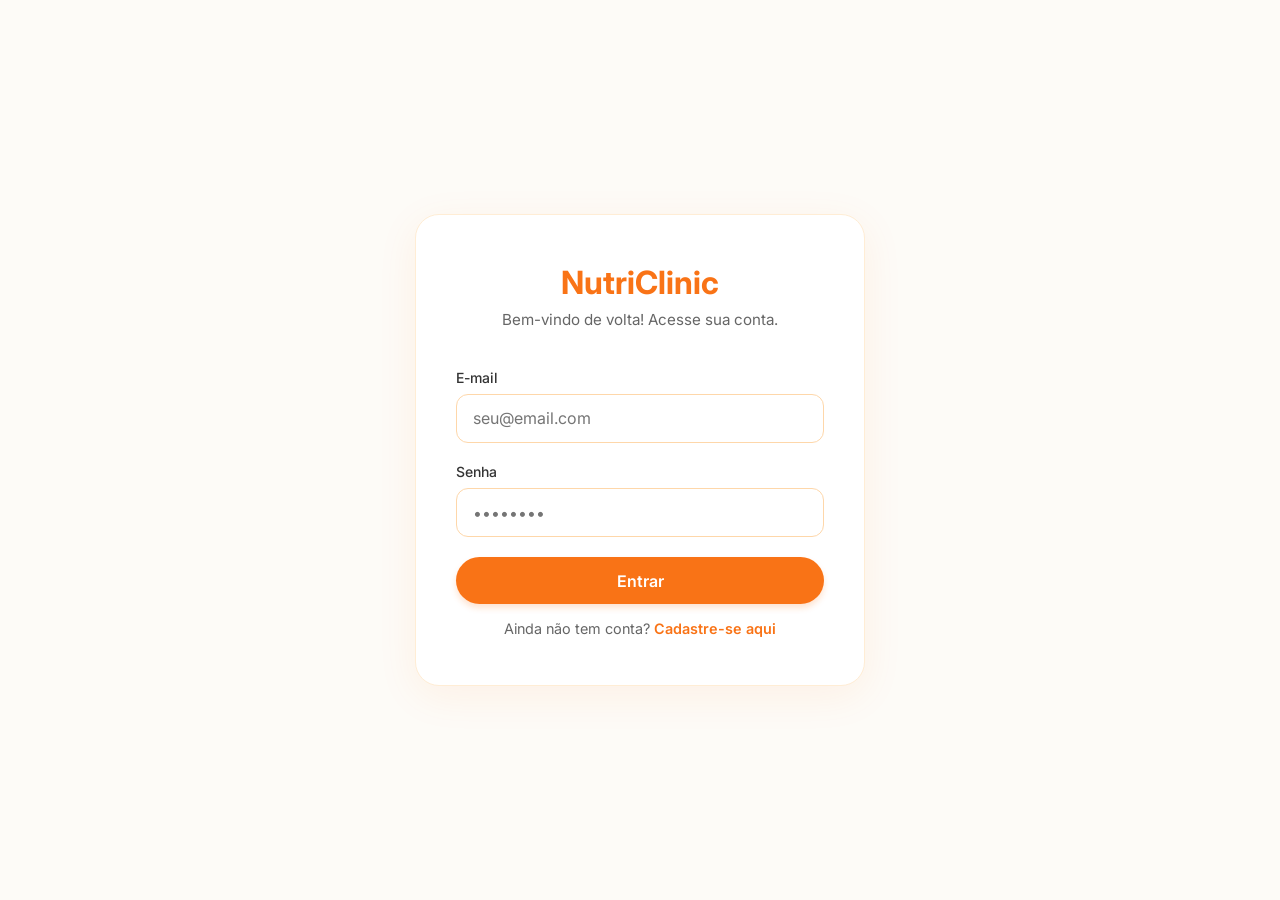
<file: frontend/index.html>
<!DOCTYPE html>
<html lang="pt-BR">
<head>
    <meta charset="UTF-8">
    <meta name="viewport" content="width=device-width, initial-scale=1.0">
    <title>NutriClinic - Login</title>
    <link href="https://fonts.googleapis.com/css2?family=Inter:wght@400;500;600;700&display=swap" rel="stylesheet">
    <link rel="stylesheet" href="css/style.css?v=3">
</head>
<body>
    <div class="auth-wrapper">
        <div class="auth-card">
            <h1 class="auth-title">NutriClinic</h1>
            <p class="auth-subtitle">Bem-vindo de volta! Acesse sua conta.</p>
            <form id="login-form">
                <div class="input-group">
                    <label for="email">E-mail</label>
                    <input type="email" id="email" class="input-control" placeholder="seu@email.com" required>
                </div>
                <div class="input-group">
                    <label for="password">Senha</label>
                    <input type="password" id="password" class="input-control" placeholder="••••••••" required>
                </div>
                <button type="submit" class="btn">Entrar</button>
                <div id="login-error" class="alert alert-error">Credenciais inválidas. Verifique seu e-mail e senha.</div>
            </form>
            <p class="mt-4" style="font-size: 0.9rem; color: var(--text-muted);">
                Ainda não tem conta? <a href="cadastro.html">Cadastre-se aqui</a>
            </p>
        </div>
    </div>
    <script src="js/api.js?v=3"></script>
    <script src="js/login.js?v=3"></script>
</body>
</html>
</file>
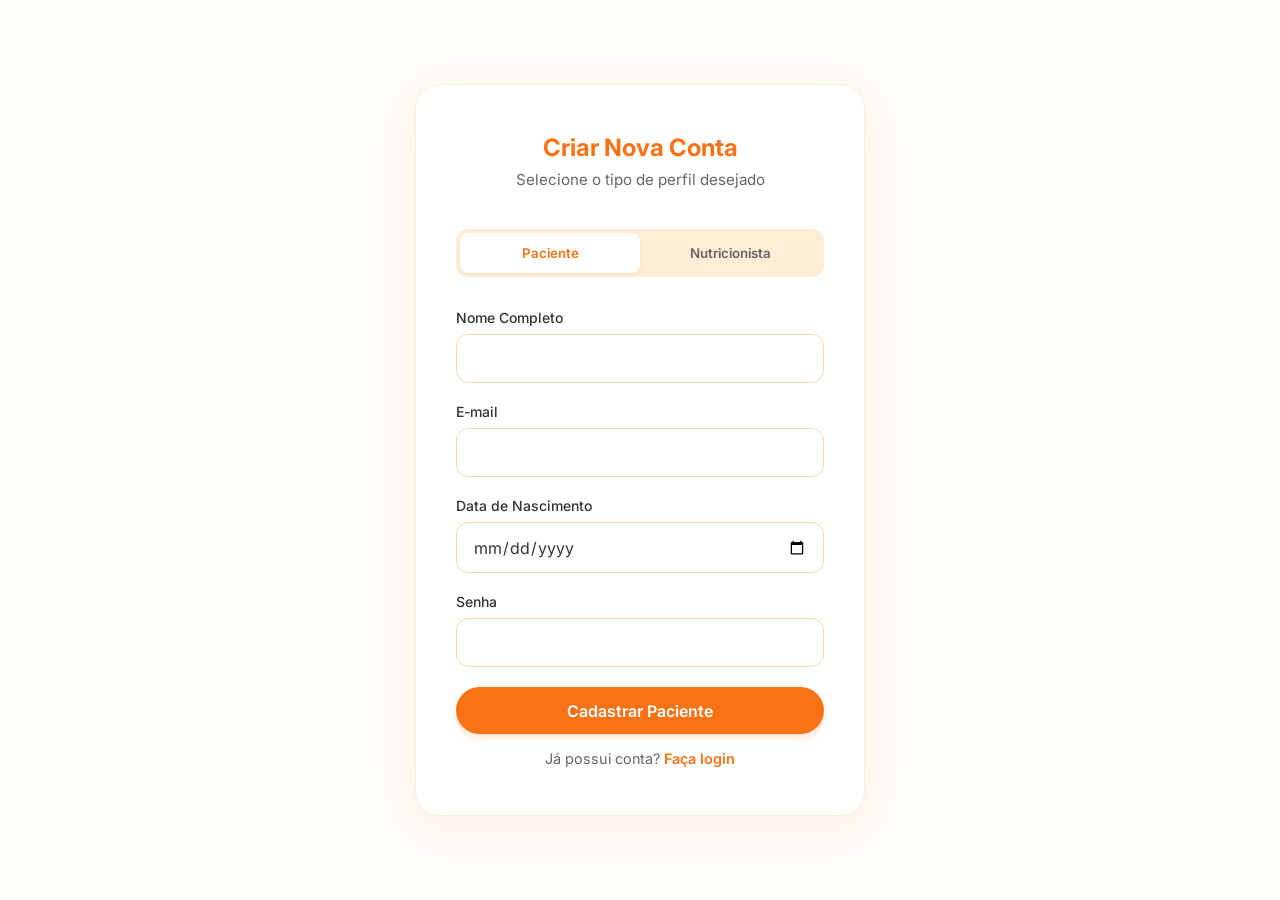
<file: frontend/cadastro.html>
<!DOCTYPE html>
<html lang="pt-BR">
<head>
    <meta charset="UTF-8">
    <meta name="viewport" content="width=device-width, initial-scale=1.0">
    <title>NutriClinic - Cadastro</title>
    <link href="https://fonts.googleapis.com/css2?family=Inter:wght@400;500;600;700&display=swap" rel="stylesheet">
    <link rel="stylesheet" href="css/style.css?v=3">
</head>
<body>
    <div class="auth-wrapper">
        <div class="auth-card">
            <h1 class="auth-title" style="font-size: 1.5rem;">Criar Nova Conta</h1>
            <p class="auth-subtitle">Selecione o tipo de perfil desejado</p>
            
            <div class="tabs">
                <button class="tab-btn active" onclick="switchTab('paciente')">Paciente</button>
                <button class="tab-btn" onclick="switchTab('nutricionista')">Nutricionista</button>
            </div>

            <!-- Cadastro Paciente -->
            <div id="tab-paciente" class="tab-content active">
                <form id="form-paciente">
                    <div class="input-group">
                        <label>Nome Completo</label>
                        <input type="text" id="p-name" class="input-control" required>
                    </div>
                    <div class="input-group">
                        <label>E-mail</label>
                        <input type="email" id="p-email" class="input-control" required>
                    </div>
                    <div class="input-group">
                        <label>Data de Nascimento</label>
                        <input type="date" id="p-birth" class="input-control" required>
                    </div>
                    <div class="input-group">
                        <label>Senha</label>
                        <input type="password" id="p-password" class="input-control" minlength="8" required>
                    </div>
                    <button type="submit" class="btn">Cadastrar Paciente</button>
                </form>
            </div>

            <!-- Cadastro Nutricionista -->
            <div id="tab-nutricionista" class="tab-content">
                <form id="form-nutricionista">
                    <div class="input-group">
                        <label>Nome Completo</label>
                        <input type="text" id="n-name" class="input-control" required>
                    </div>
                    <div class="input-group">
                        <label>E-mail</label>
                        <input type="email" id="n-email" class="input-control" required>
                    </div>
                    <div class="input-group">
                        <label>CRN</label>
                        <input type="text" id="n-crn" class="input-control" placeholder="Ex: CRN-3 12345" required>
                    </div>
                    <div class="input-group">
                        <label>Especialidade</label>
                        <input type="text" id="n-specialty" class="input-control" placeholder="Ex: Esportiva" required>
                    </div>
                    <div class="input-group">
                        <label>Senha</label>
                        <input type="password" id="n-password" class="input-control" minlength="8" required>
                    </div>
                    <button type="submit" class="btn">Cadastrar Nutricionista</button>
                </form>
            </div>

            <div id="cadastro-msg" class="alert"></div>

            <p class="mt-4" style="font-size: 0.9rem; color: var(--text-muted);">
                Já possui conta? <a href="index.html">Faça login</a>
            </p>
        </div>
    </div>
    <script src="js/api.js?v=3"></script>
    <script src="js/cadastro.js?v=3"></script>
</body>
</html>
</file>
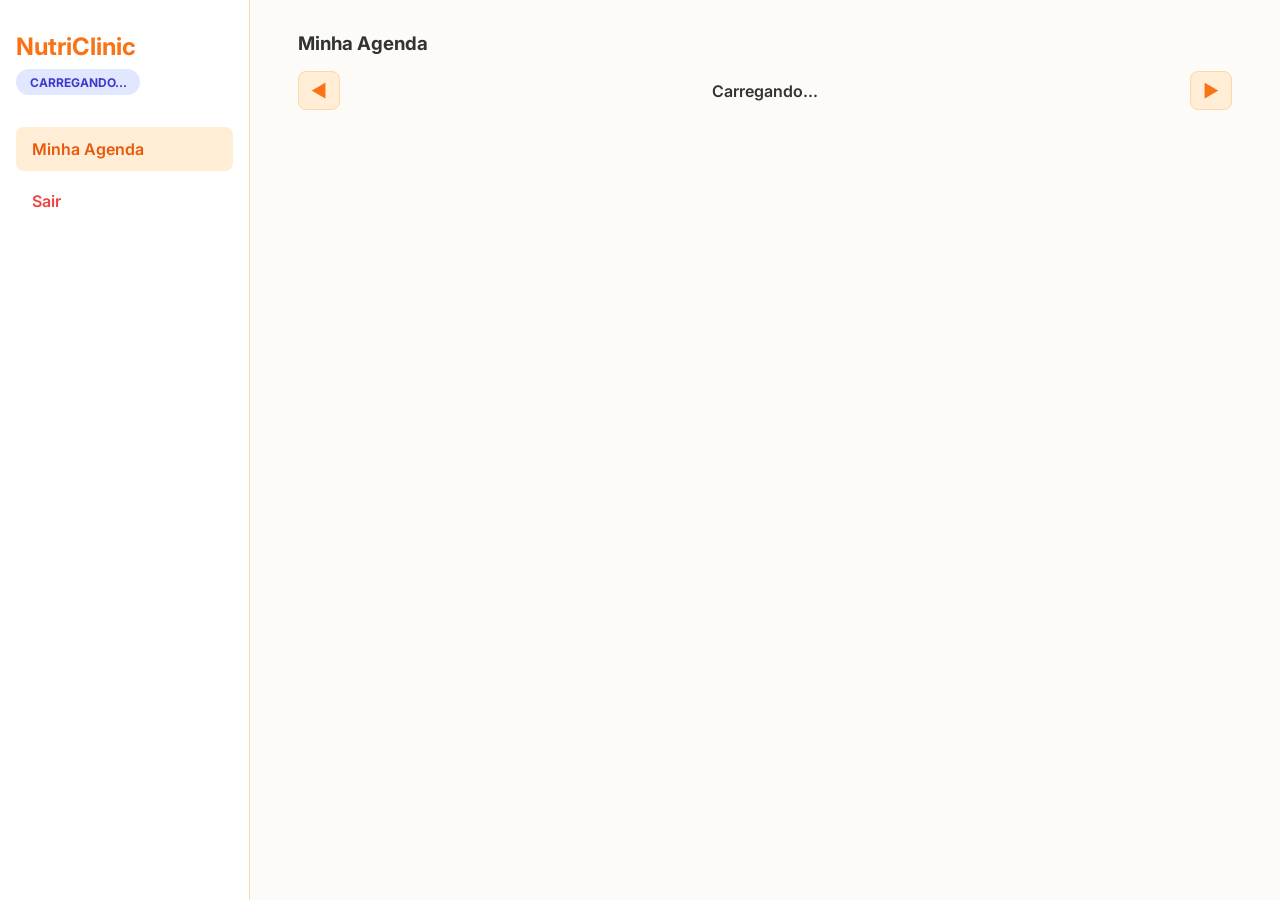
<file: frontend/dashboard.html>
﻿<!DOCTYPE html>
<html lang="pt-BR">
<head>
    <meta charset="UTF-8">
    <meta name="viewport" content="width=device-width, initial-scale=1.0">
    <title>Dashboard - NutriClinic</title>
    <link href="https://fonts.googleapis.com/css2?family=Inter:wght@400;500;600;700&display=swap" rel="stylesheet">
    <link rel="stylesheet" href="css/style.css">
    <style>
        .dashboard-layout { display: flex; min-height: 100vh; }
        .sidebar { width: 250px; background-color: var(--bg-card); border-right: 1px solid var(--border-color); padding: 2rem 1rem; }
        .sidebar-menu { list-style: none; margin-top: 2rem; }
        .sidebar-menu li { margin-bottom: 0.5rem; }
        .sidebar-menu a { display: block; padding: 0.75rem 1rem; border-radius: 8px; color: var(--text-muted); transition: all 0.2s; cursor: pointer; }
        .sidebar-menu a:hover, .sidebar-menu a.active { background-color: var(--secondary); color: var(--primary-hover); }
        .main-content { flex: 1; padding: 2rem 3rem; background-color: var(--bg-color); }
        .view-section { display: none; animation: fadeIn 0.3s; }
        .view-section.active { display: block; }
        .agenda-grid { display: grid; grid-template-columns: repeat(4, 1fr); gap: 0.75rem; margin-top: 1rem; }
        .agenda-slot { border: 1px solid var(--border-color); border-radius: 12px; padding: 0.75rem; text-align: center; transition: all 0.2s; min-height: 80px; display: flex; flex-direction: column; justify-content: center; align-items: center; gap: 0.35rem; }
        .agenda-slot.slot-livre { background-color: #f0fdf4; border-color: #bbf7d0; }
        .agenda-slot.slot-livre .slot-hora { color: var(--success); }
        .agenda-slot.slot-livre .slot-status { color: var(--success); opacity: 0.7; font-size: 0.75rem; }
        .agenda-slot.slot-booked { background-color: var(--secondary); border-color: var(--primary); border-left: 4px solid var(--primary); }
        .agenda-slot.slot-booked .slot-hora { color: var(--primary-hover); }
        .agenda-slot.slot-booked .slot-status { color: var(--primary-hover); font-size: 0.75rem; font-weight: 600; }
        .agenda-slot.slot-blocked { background-color: #fee2e2; border-color: #fca5a5; border-left: 4px solid var(--error); }
        .agenda-slot.slot-blocked .slot-hora { color: var(--error); }
        .agenda-slot.slot-blocked .slot-status { color: var(--error); font-size: 0.75rem; font-weight: 600; }
        .slot-hora { font-weight: 700; font-size: 1rem; }
        .slot-status { font-size: 0.8rem; }
        .slot-cancel-btn { font-size: 0.65rem; padding: 0.2rem 0.5rem; margin-top: 0.2rem; border-radius: 12px; cursor: pointer; background: transparent; color: var(--error); border: 1px solid var(--error); transition: all 0.2s; }
        .slot-cancel-btn:hover { background: var(--error); color: white; }
        .day-nav { display: flex; align-items: center; gap: 0.5rem; margin-bottom: 1rem; }
        .day-nav-btn { background: var(--secondary); border: 1px solid var(--border-color); border-radius: 8px; padding: 0.5rem 0.75rem; cursor: pointer; font-size: 1.1rem; color: var(--primary); transition: all 0.2s; }
        .day-nav-btn:hover { background: var(--primary); color: white; }
        .day-nav-label { font-weight: 600; font-size: 1rem; color: var(--text-main); flex: 1; text-align: center; }
        .grid-4 { display: grid; grid-template-columns: repeat(4, 1fr); gap: 0.75rem; }
        .time-slot { border: 1px solid var(--border-color); padding: 0.6rem; border-radius: 8px; text-align: center; cursor: pointer; transition: all 0.2s; }
        .time-slot:hover { background-color: var(--secondary); border-color: var(--primary); }
        .time-slot.selected { background-color: var(--primary); color: white; border-color: var(--primary); }
        .time-slot.disabled { background-color: #f3f4f6; color: #9ca3af; cursor: not-allowed; border-color: #e5e7eb; }
    </style>
</head>
<body>
    <div class="dashboard-layout">
        <aside class="sidebar">
            <h2 style="color: var(--primary); margin-bottom: 0.5rem;">NutriClinic</h2>
            <p id="user-role-badge" class="badge" style="background: #e0e7ff; color: #4338ca;">Carregando...</p>
            <ul class="sidebar-menu">
                <li><a class="nav-link active" onclick="showView('agenda')">Minha Agenda</a></li>
                <li id="menu-agendar" style="display:none;"><a class="nav-link" onclick="showView('agendar')">Agendar Consulta</a></li>
                <li id="menu-bloquear" style="display:none;"><a class="nav-link" onclick="showView('bloquear')">Bloquear Horario</a></li>
                <li><a class="nav-link" onclick="logout()" style="color: var(--error);">Sair</a></li>
            </ul>
        </aside>
        <main class="main-content">
            <section id="view-agenda" class="view-section active">
                <h3 style="margin-bottom: 1rem;">Minha Agenda</h3>
                <div class="day-nav">
                    <button class="day-nav-btn" onclick="changeAgendaDay(-1)">&#9664;</button>
                    <span id="agenda-day-label" class="day-nav-label">Carregando...</span>
                    <button class="day-nav-btn" onclick="changeAgendaDay(1)">&#9654;</button>
                </div>
                <div id="agenda-grid" class="agenda-grid"></div>
            </section>
            <section id="view-agendar" class="view-section">
                <h3>Agendar Consulta</h3>
                <p class="mb-4" style="color:var(--text-muted);">Selecione um profissional para ver os horarios.</p>
                <div class="input-group">
                    <label>Nutricionista</label>
                    <select id="nutri-select" class="input-control" onchange="loadNutriSchedule()">
                        <option value="">Selecione...</option>
                    </select>
                </div>
                <div id="schedule-picker" style="display:none;">
                    <div class="input-group mt-4">
                        <label>Escolha a Data</label>
                        <input type="date" id="schedule-date" class="input-control" onchange="renderTimeSlots()">
                    </div>
                    <label style="display:block; margin-bottom:0.5rem; font-weight:500;">Horarios Disponiveis (08:00 - 17:30)</label>
                    <div id="time-slots" class="grid-4 mb-4"></div>
                    <button class="btn" id="btn-confirm-agendamento" onclick="confirmarAgendamento()" disabled>Confirmar Agendamento</button>
                </div>
            </section>
            <section id="view-bloquear" class="view-section">
                <h3>Bloquear Horario</h3>
                <p class="mb-4" style="color:var(--text-muted);">Bloqueie sua agenda para imprevistos ou folgas.</p>
                <div class="input-group mt-4">
                    <label>Data</label>
                    <input type="date" id="block-date" class="input-control">
                </div>
                <div class="input-group">
                    <label>Horario</label>
                    <input type="time" id="block-time" class="input-control" step="1800">
                </div>
                <button class="btn" onclick="bloquearHorario()">Bloquear Agenda</button>
            </section>
        </main>
    </div>
    <script src="js/api.js?v=5"></script>
    <script src="js/dashboard.js?v=5"></script>
</body>
</html>
</file>
<file: frontend/css/style.css>
:root {
  --primary: #f97316; /* Laranja suave */
  --primary-hover: #ea580c;
  --secondary: #ffedd5; /* Pêssego pastel */
  --bg-color: #fdfbf7; /* Off-white puxado pro quente */
  --bg-card: #ffffff;
  --text-main: #333333;
  --text-muted: #666666;
  --border-color: #fed7aa;
  --error: #ef4444;
  --success: #10b981;
}

* { margin: 0; padding: 0; box-sizing: border-box; font-family: 'Inter', system-ui, sans-serif; }

body { background-color: var(--bg-color); color: var(--text-main); min-height: 100vh; display: flex; flex-direction: column; }
.container { width: 100%; max-width: 1200px; margin: 0 auto; padding: 0 1rem; }
.text-center { text-align: center; }
.mt-2 { margin-top: 0.5rem; }
.mt-4 { margin-top: 1rem; }
.mb-4 { margin-bottom: 1rem; }
.d-flex { display: flex; }
.justify-between { justify-content: space-between; }
.align-center { align-items: center; }

/* Navegação */
.navbar { background-color: var(--bg-card); border-bottom: 1px solid var(--border-color); padding: 1.25rem 0; box-shadow: 0 2px 4px rgba(0,0,0,0.02); }
.navbar h2 { color: var(--primary); font-weight: 700; }

/* Botões */
.btn { background-color: var(--primary); color: white; border: none; padding: 0.85rem 1.5rem; border-radius: 25px; font-weight: 600; cursor: pointer; transition: all 0.3s ease; font-size: 1rem; width: 100%; box-shadow: 0 4px 6px rgba(249, 115, 22, 0.2); }
.btn:hover { background-color: var(--primary-hover); transform: translateY(-2px); box-shadow: 0 6px 12px rgba(249, 115, 22, 0.3); }
.btn-outline { background-color: transparent; color: var(--primary); border: 2px solid var(--primary); }
.btn-outline:hover { background-color: var(--secondary); color: var(--primary-hover); box-shadow: none; }
.btn-small { padding: 0.5rem 1rem; width: auto; font-size: 0.875rem; border-radius: 20px; }
.btn-danger { background-color: transparent; color: var(--error); border: 1px solid var(--error); box-shadow: none; }
.btn-danger:hover { background-color: var(--error); color: white; }

/* Formulários */
.input-group { margin-bottom: 1.25rem; text-align: left; }
.input-group label { display: block; margin-bottom: 0.5rem; color: var(--text-main); font-size: 0.875rem; font-weight: 500; }
.input-control { width: 100%; padding: 0.85rem 1rem; background-color: var(--bg-card); border: 1px solid var(--border-color); color: var(--text-main); border-radius: 12px; font-size: 1rem; transition: all 0.2s; }
.input-control:focus { outline: none; border-color: var(--primary); box-shadow: 0 0 0 3px var(--secondary); }

/* Cartões de Autenticação */
.auth-wrapper { display: flex; align-items: center; justify-content: center; min-height: 100vh; padding: 1rem; }
.auth-card { background-color: var(--bg-card); padding: 3rem 2.5rem; border-radius: 24px; width: 100%; max-width: 450px; box-shadow: 0 10px 40px rgba(249, 115, 22, 0.08); border: 1px solid var(--secondary); text-align: center; animation: fadeIn 0.4s ease-out; }
.auth-title { font-size: 2rem; font-weight: 700; margin-bottom: 0.5rem; color: var(--primary); }
.auth-subtitle { color: var(--text-muted); margin-bottom: 2.5rem; font-size: 0.95rem; }

/* Mensagens */
.alert { padding: 0.75rem; border-radius: 8px; margin-top: 1rem; font-size: 0.875rem; display: none; }
.alert-error { background-color: #fee2e2; color: var(--error); border: 1px solid #f87171; }
.alert-success { background-color: #d1fae5; color: var(--success); border: 1px solid #34d399; }

/* Abas (Tabs) */
.tabs { display: flex; margin-bottom: 2rem; background-color: var(--secondary); border-radius: 12px; padding: 0.25rem; }
.tab-btn { flex: 1; padding: 0.75rem; border: none; background: transparent; border-radius: 8px; font-weight: 600; color: var(--text-muted); cursor: pointer; transition: all 0.2s; }
.tab-btn.active { background-color: var(--bg-card); color: var(--primary); box-shadow: 0 2px 4px rgba(0,0,0,0.05); }
.tab-content { display: none; }
.tab-content.active { display: block; animation: fadeIn 0.3s ease-out; }

/* Dashboard Cards */
.dashboard-content { padding: 3rem 0; flex: 1; }
.card { background-color: var(--bg-card); border-radius: 16px; border: 1px solid var(--secondary); padding: 1.5rem; margin-bottom: 1.25rem; box-shadow: 0 4px 15px rgba(0,0,0,0.03); transition: transform 0.2s; border-left: 5px solid var(--primary); }
.card:hover { transform: translateY(-3px); box-shadow: 0 8px 20px rgba(249, 115, 22, 0.08); }
.empty-state { text-align: center; padding: 4rem 1rem; color: var(--text-muted); font-size: 1.1rem; }

.badge { display: inline-block; padding: 0.35rem 0.85rem; border-radius: 9999px; font-size: 0.75rem; font-weight: 700; text-transform: uppercase; }
.badge-booked { background-color: var(--secondary); color: var(--primary-hover); }

a { color: var(--primary); text-decoration: none; font-weight: 600; }
a:hover { text-decoration: underline; }

@keyframes fadeIn { from { opacity: 0; transform: translateY(10px); } to { opacity: 1; transform: translateY(0); } }
</file>
